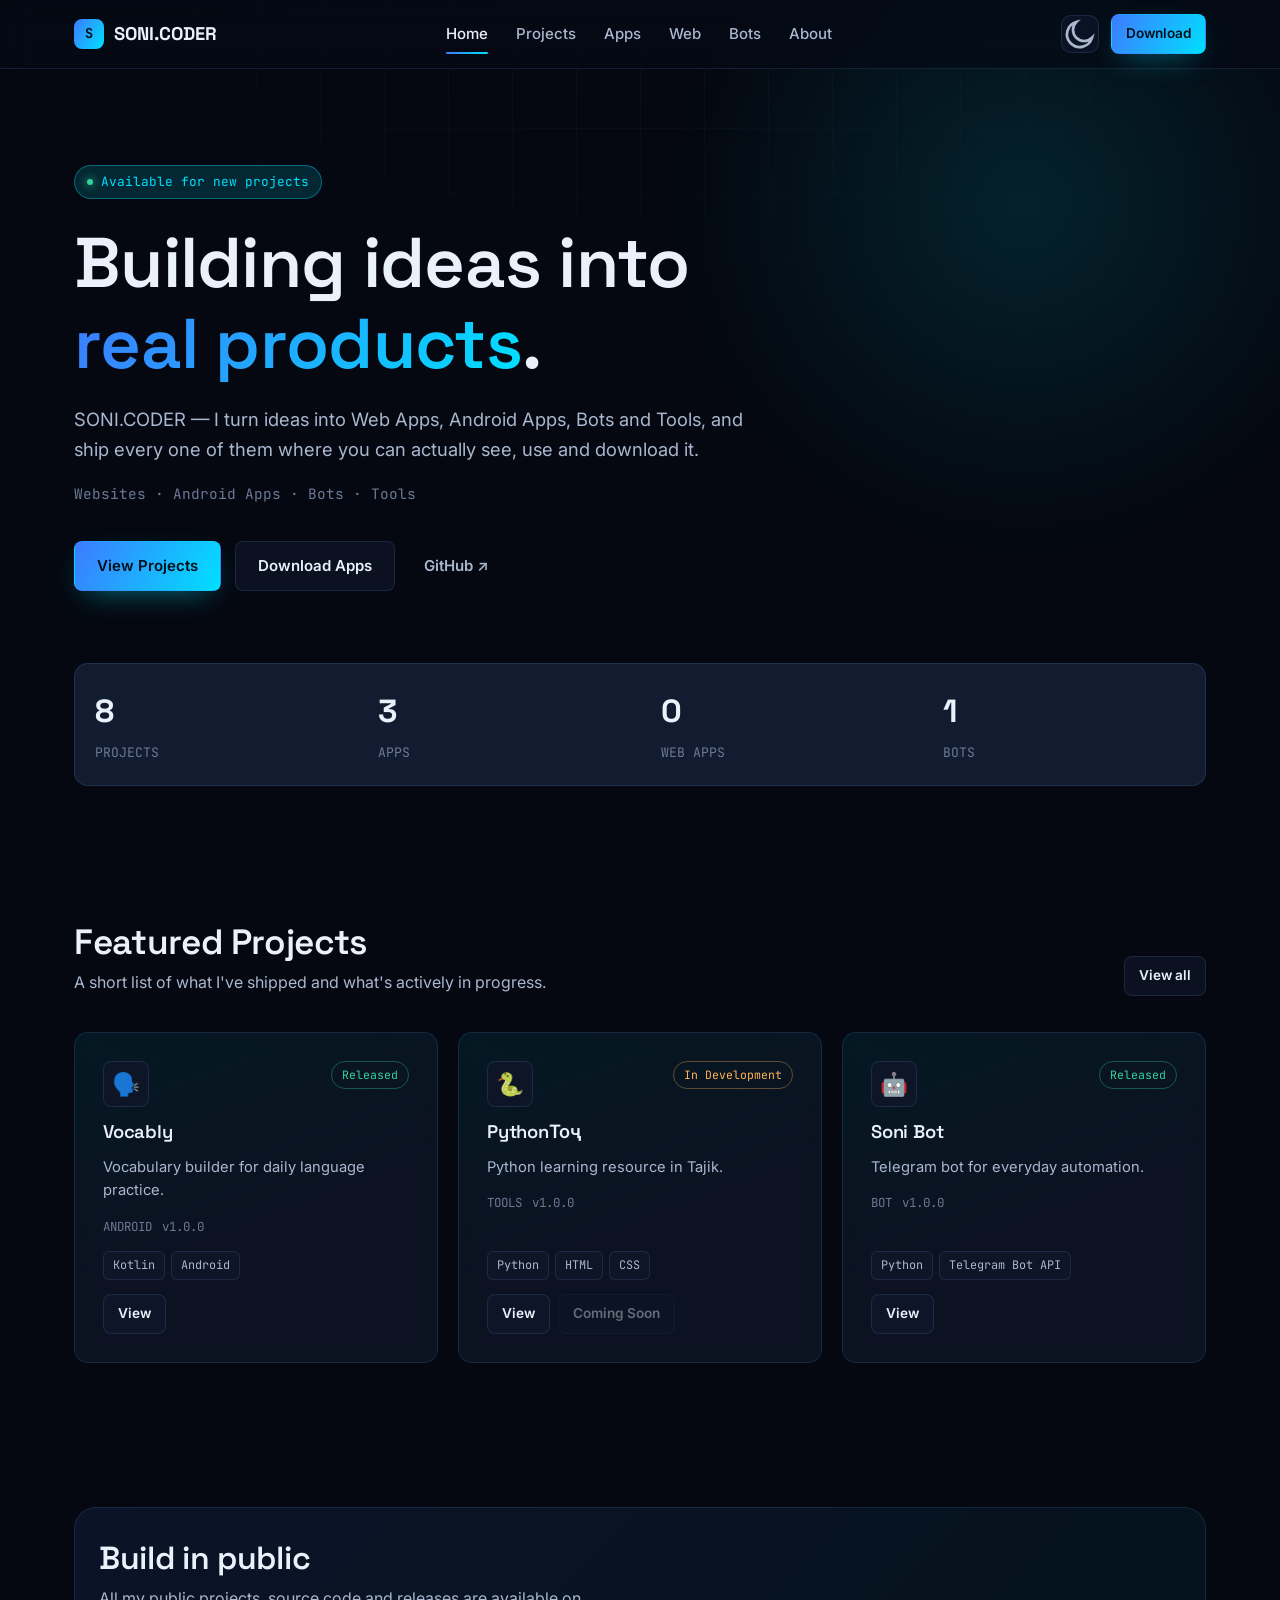
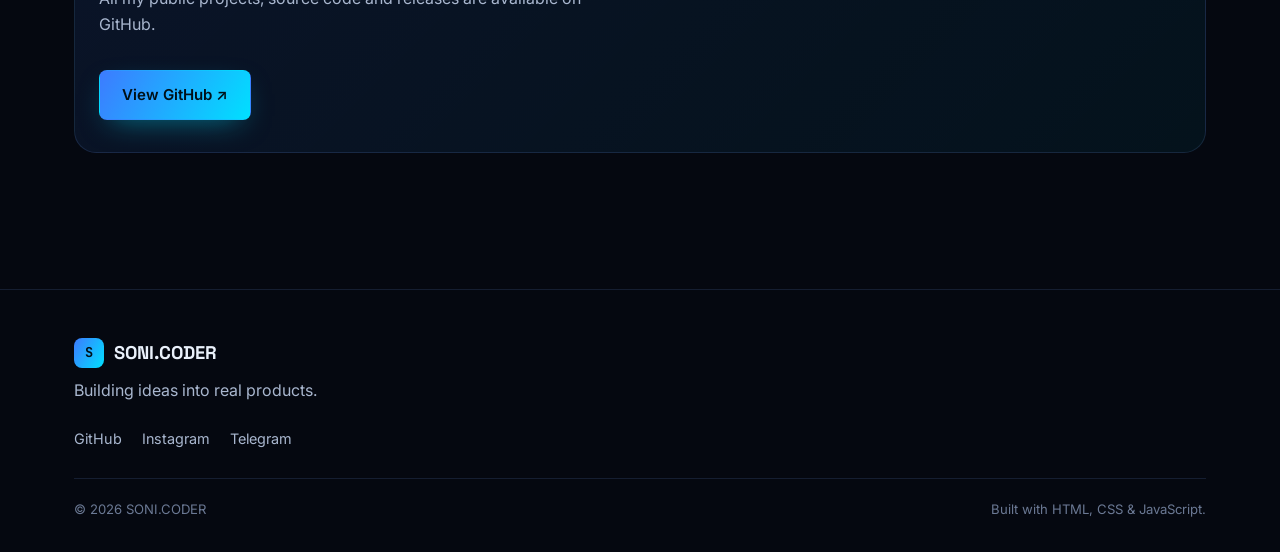
<file: index.html>
<!DOCTYPE html>
<html lang="en">
<head>
<meta charset="UTF-8">
<meta name="viewport" content="width=device-width, initial-scale=1.0">
<title>SONI.CODER — Developer Portfolio & Projects</title>
<meta name="description" content="SONI.CODER — Web Apps, Android Apps, Telegram Bots, Tools and Open Source Projects.">
<meta name="theme-color" content="#050810">

<meta property="og:type" content="website">
<meta property="og:title" content="SONI.CODER — Developer Portfolio & Projects">
<meta property="og:description" content="Web Apps, Android Apps, Telegram Bots, Tools and Open Source Projects — all in one place.">
<meta property="og:image" content="assets/logo/og-image.png">
<meta name="twitter:card" content="summary_large_image">
<meta name="twitter:title" content="SONI.CODER — Developer Portfolio & Projects">
<meta name="twitter:description" content="Web Apps, Android Apps, Telegram Bots, Tools and Open Source Projects — all in one place.">

<link rel="icon" href="assets/logo/favicon.svg" type="image/svg+xml">
<link rel="stylesheet" href="css/style.css">
<link rel="stylesheet" href="css/responsive.css">
</head>
<body>
<a class="skip-link" href="#main">Skip to content</a>

<header class="navbar">
  <div class="container">
    <a class="brand" href="index.html">
      <span class="brand-mark">S</span>
      SONI.CODER
    </a>
    <nav class="nav-links" aria-label="Primary">
      <a href="index.html" aria-current="page">Home</a>
      <a href="projects.html">Projects</a>
      <a href="apps.html">Apps</a>
      <a href="projects.html?category=web">Web</a>
      <a href="projects.html?category=bot">Bots</a>
      <a href="about.html">About</a>
    </nav>
    <div class="nav-actions">
      <button class="icon-btn" data-theme-toggle aria-label="Switch to light mode"></button>
      <a class="btn btn-primary btn-sm" href="apps.html">Download</a>
      <button class="nav-toggle" aria-label="Toggle menu" aria-expanded="false"><span></span><span></span><span></span></button>
    </div>
  </div>
</header>

<main id="main">

  <section class="hero">
    <div class="container">
      <span class="hero-eyebrow"><span class="dot"></span> Available for new projects</span>
      <h1>Building ideas into <span class="accent">real products</span>.</h1>
      <p class="hero-sub">SONI.CODER — I turn ideas into Web Apps, Android Apps, Bots and Tools, and ship every one of them where you can actually see, use and download it.</p>
      <p class="hero-tags">Websites · Android Apps · Bots · Tools</p>

      <div class="hero-actions">
        <a class="btn btn-primary" href="projects.html">View Projects</a>
        <a class="btn btn-outline" href="apps.html">Download Apps</a>
        <a class="btn btn-ghost" href="https://github.com/mahmadsoni7m" data-config-href="githubUrl" target="_blank" rel="noopener">GitHub ↗</a>
      </div>

      <div class="hero-stats" id="hero-stats" aria-label="Portfolio stats">
        <div class="stat"><div class="stat-num" data-stat="projects">0</div><div class="stat-label">PROJECTS</div></div>
        <div class="stat"><div class="stat-num" data-stat="apps">0</div><div class="stat-label">APPS</div></div>
        <div class="stat"><div class="stat-num" data-stat="web">0</div><div class="stat-label">WEB APPS</div></div>
        <div class="stat"><div class="stat-num" data-stat="bots">0</div><div class="stat-label">BOTS</div></div>
      </div>
    </div>
  </section>

  <section class="section">
    <div class="container">
      <div class="section-head reveal">
        <div>
          <h2>Featured Projects</h2>
          <p>A short list of what I've shipped and what's actively in progress.</p>
        </div>
        <a class="btn btn-outline btn-sm" href="projects.html">View all</a>
      </div>
      <div class="grid" id="featured-grid"></div>
    </div>
  </section>

  <section class="section">
    <div class="container">
      <div class="band reveal">
        <div>
          <h2>Build in public</h2>
          <p>All my public projects, source code and releases are available on GitHub.</p>
        </div>
        <a class="btn btn-primary" href="https://github.com/mahmadsoni7m" data-config-href="githubUrl" target="_blank" rel="noopener">View GitHub ↗</a>
      </div>
    </div>
  </section>

</main>

<footer class="site-footer">
  <div class="container">
    <div class="footer-top">
      <div>
        <a class="brand" href="index.html"><span class="brand-mark">S</span>SONI.CODER</a>
        <p class="text-muted" style="margin-top:10px; max-width:36ch;">Building ideas into real products.</p>
      </div>
      <nav class="footer-links" aria-label="Footer">
        <a href="https://github.com/mahmadsoni7m" data-config-href="githubUrl" target="_blank" rel="noopener">GitHub</a>
        <a href="https://instagram.com/soni.coder" data-config-href="instagram" target="_blank" rel="noopener">Instagram</a>
        <a href="#" data-config-href="telegram" target="_blank" rel="noopener">Telegram</a>
      </nav>
    </div>
    <div class="footer-bottom">
      <span>© <span data-year>2026</span> SONI.CODER</span>
      <span>Built with HTML, CSS &amp; JavaScript.</span>
    </div>
  </div>
</footer>

<script src="config.js"></script>
<script src="data/projects.js"></script>
<script src="js/projects.js"></script>
<script src="js/app.js"></script>
<script>
  document.addEventListener("DOMContentLoaded", () => {
    const projects = window.SoniProjects.all();
    const stats = window.SoniProjects.computeStats(projects);
    document.querySelectorAll("[data-stat]").forEach((el) => {
      el.textContent = stats[el.dataset.stat] ?? 0;
    });

    const featured = projects.filter((p) => p.featured).slice(0, 6);
    window.SoniProjects.renderInto(document.getElementById("featured-grid"), featured, {
      featured: true,
      emptyTitle: "No featured projects yet.",
      emptyHint: "Mark a project as featured in data/projects.js.",
    });
    if (window.SoniApp) window.SoniApp.refreshReveal();
  });
</script>
</body>
</html>
</file>
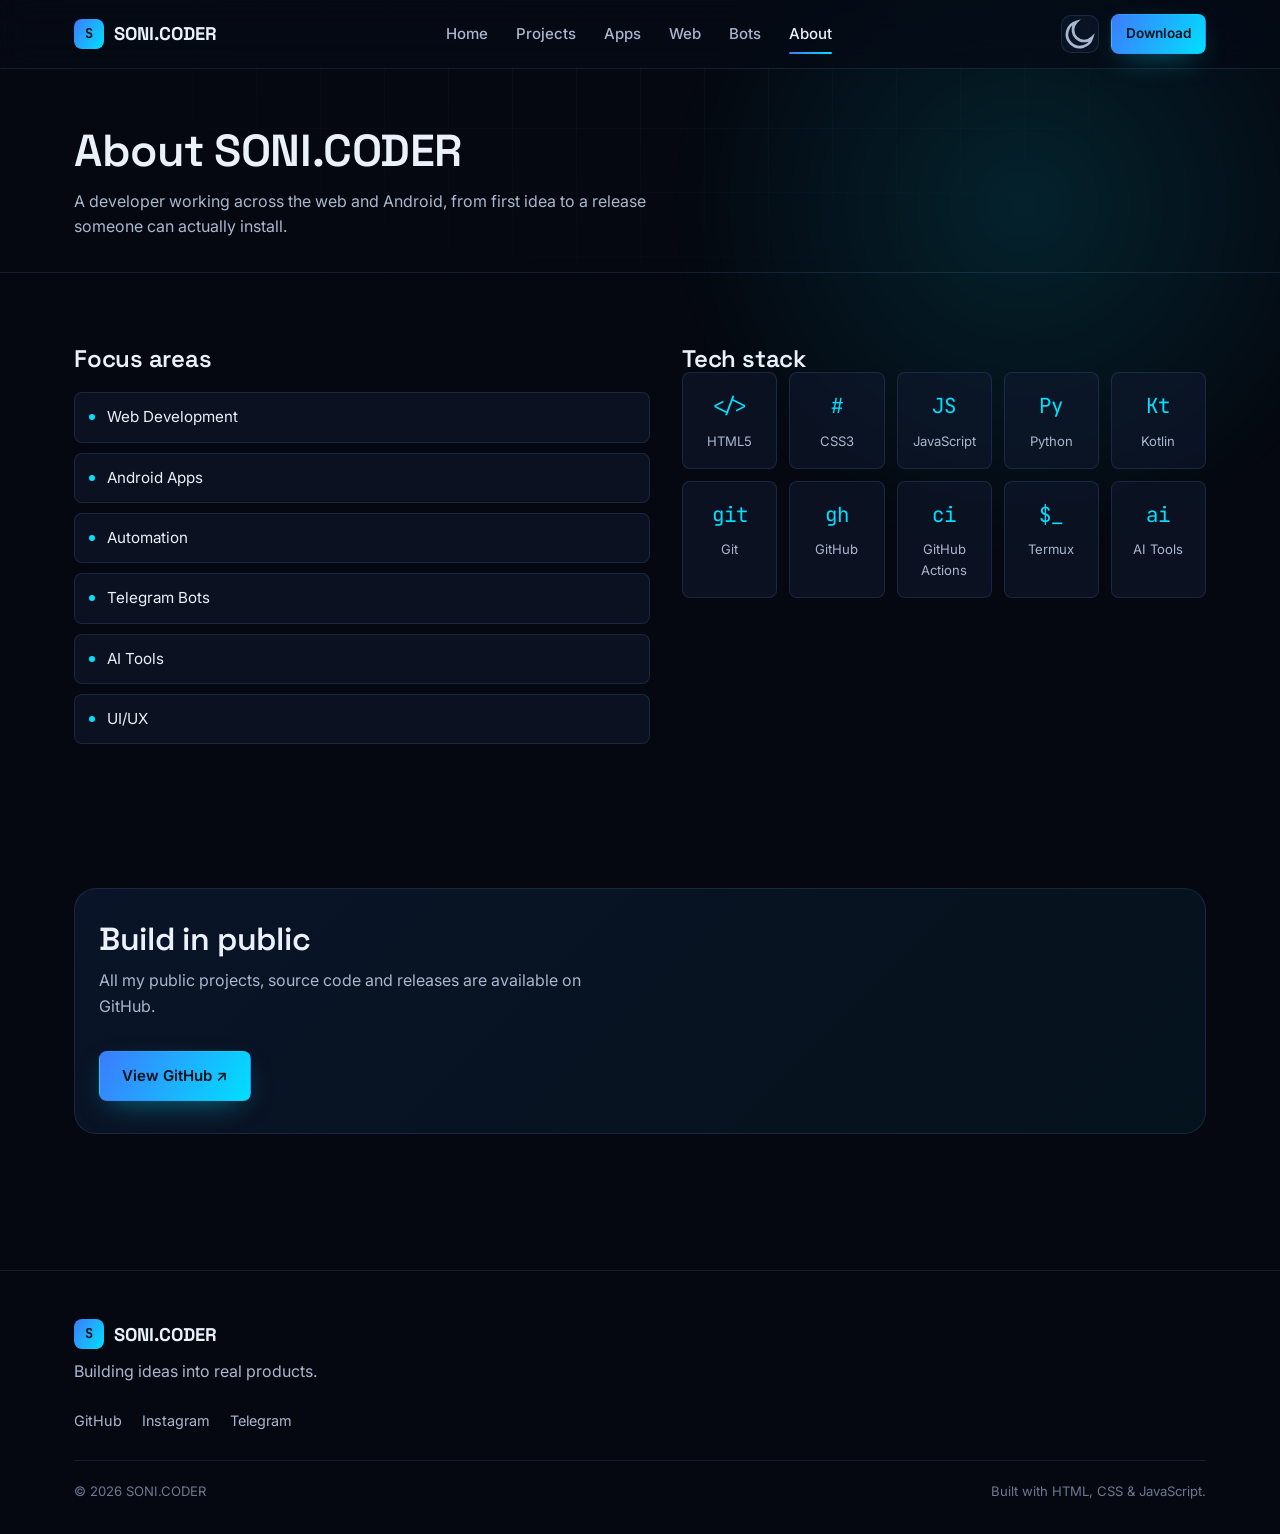
<file: about.html>
<!DOCTYPE html>
<html lang="en">
<head>
<meta charset="UTF-8">
<meta name="viewport" content="width=device-width, initial-scale=1.0">
<title>About — SONI.CODER</title>
<meta name="description" content="SONI.CODER is a developer focused on web development, Android apps, automation, Telegram bots, AI tools and UI/UX.">
<meta name="theme-color" content="#050810">
<link rel="icon" href="assets/logo/favicon.svg" type="image/svg+xml">
<link rel="stylesheet" href="css/style.css">
<link rel="stylesheet" href="css/responsive.css">
</head>
<body>
<a class="skip-link" href="#main">Skip to content</a>

<header class="navbar">
  <div class="container">
    <a class="brand" href="index.html"><span class="brand-mark">S</span>SONI.CODER</a>
    <nav class="nav-links" aria-label="Primary">
      <a href="index.html">Home</a>
      <a href="projects.html">Projects</a>
      <a href="apps.html">Apps</a>
      <a href="projects.html?category=web">Web</a>
      <a href="projects.html?category=bot">Bots</a>
      <a href="about.html" aria-current="page">About</a>
    </nav>
    <div class="nav-actions">
      <button class="icon-btn" data-theme-toggle aria-label="Switch to light mode"></button>
      <a class="btn btn-primary btn-sm" href="apps.html">Download</a>
      <button class="nav-toggle" aria-label="Toggle menu" aria-expanded="false"><span></span><span></span><span></span></button>
    </div>
  </div>
</header>

<main id="main">
  <div class="page-header">
    <div class="container">
      <h1>About SONI.CODER</h1>
      <p>A developer working across the web and Android, from first idea to a release someone can actually install.</p>
    </div>
  </div>

  <section class="section">
    <div class="container about-grid">
      <div class="reveal">
        <h2>Focus areas</h2>
        <div class="focus-list">
          <div class="focus-item"><span class="dot"></span> Web Development</div>
          <div class="focus-item"><span class="dot"></span> Android Apps</div>
          <div class="focus-item"><span class="dot"></span> Automation</div>
          <div class="focus-item"><span class="dot"></span> Telegram Bots</div>
          <div class="focus-item"><span class="dot"></span> AI Tools</div>
          <div class="focus-item"><span class="dot"></span> UI/UX</div>
        </div>
      </div>
      <div class="reveal">
        <h2>Tech stack</h2>
        <div class="tech-grid">
          <div class="tech-chip"><span class="glyph">&lt;/&gt;</span>HTML5</div>
          <div class="tech-chip"><span class="glyph">#</span>CSS3</div>
          <div class="tech-chip"><span class="glyph">JS</span>JavaScript</div>
          <div class="tech-chip"><span class="glyph">Py</span>Python</div>
          <div class="tech-chip"><span class="glyph">Kt</span>Kotlin</div>
          <div class="tech-chip"><span class="glyph">git</span>Git</div>
          <div class="tech-chip"><span class="glyph">gh</span>GitHub</div>
          <div class="tech-chip"><span class="glyph">ci</span>GitHub Actions</div>
          <div class="tech-chip"><span class="glyph">$_</span>Termux</div>
          <div class="tech-chip"><span class="glyph">ai</span>AI Tools</div>
        </div>
      </div>
    </div>
  </section>

  <section class="section">
    <div class="container">
      <div class="band reveal">
        <div>
          <h2>Build in public</h2>
          <p>All my public projects, source code and releases are available on GitHub.</p>
        </div>
        <a class="btn btn-primary" href="https://github.com/mahmadsoni7m" data-config-href="githubUrl" target="_blank" rel="noopener">View GitHub ↗</a>
      </div>
    </div>
  </section>
</main>

<footer class="site-footer">
  <div class="container">
    <div class="footer-top">
      <div>
        <a class="brand" href="index.html"><span class="brand-mark">S</span>SONI.CODER</a>
        <p class="text-muted" style="margin-top:10px; max-width:36ch;">Building ideas into real products.</p>
      </div>
      <nav class="footer-links" aria-label="Footer">
        <a href="https://github.com/mahmadsoni7m" data-config-href="githubUrl" target="_blank" rel="noopener">GitHub</a>
        <a href="https://instagram.com/soni.coder" data-config-href="instagram" target="_blank" rel="noopener">Instagram</a>
        <a href="#" data-config-href="telegram" target="_blank" rel="noopener">Telegram</a>
      </nav>
    </div>
    <div class="footer-bottom">
      <span>© <span data-year>2026</span> SONI.CODER</span>
      <span>Built with HTML, CSS &amp; JavaScript.</span>
    </div>
  </div>
</footer>

<script src="config.js"></script>
<script src="js/app.js"></script>
</body>
</html>
</file>
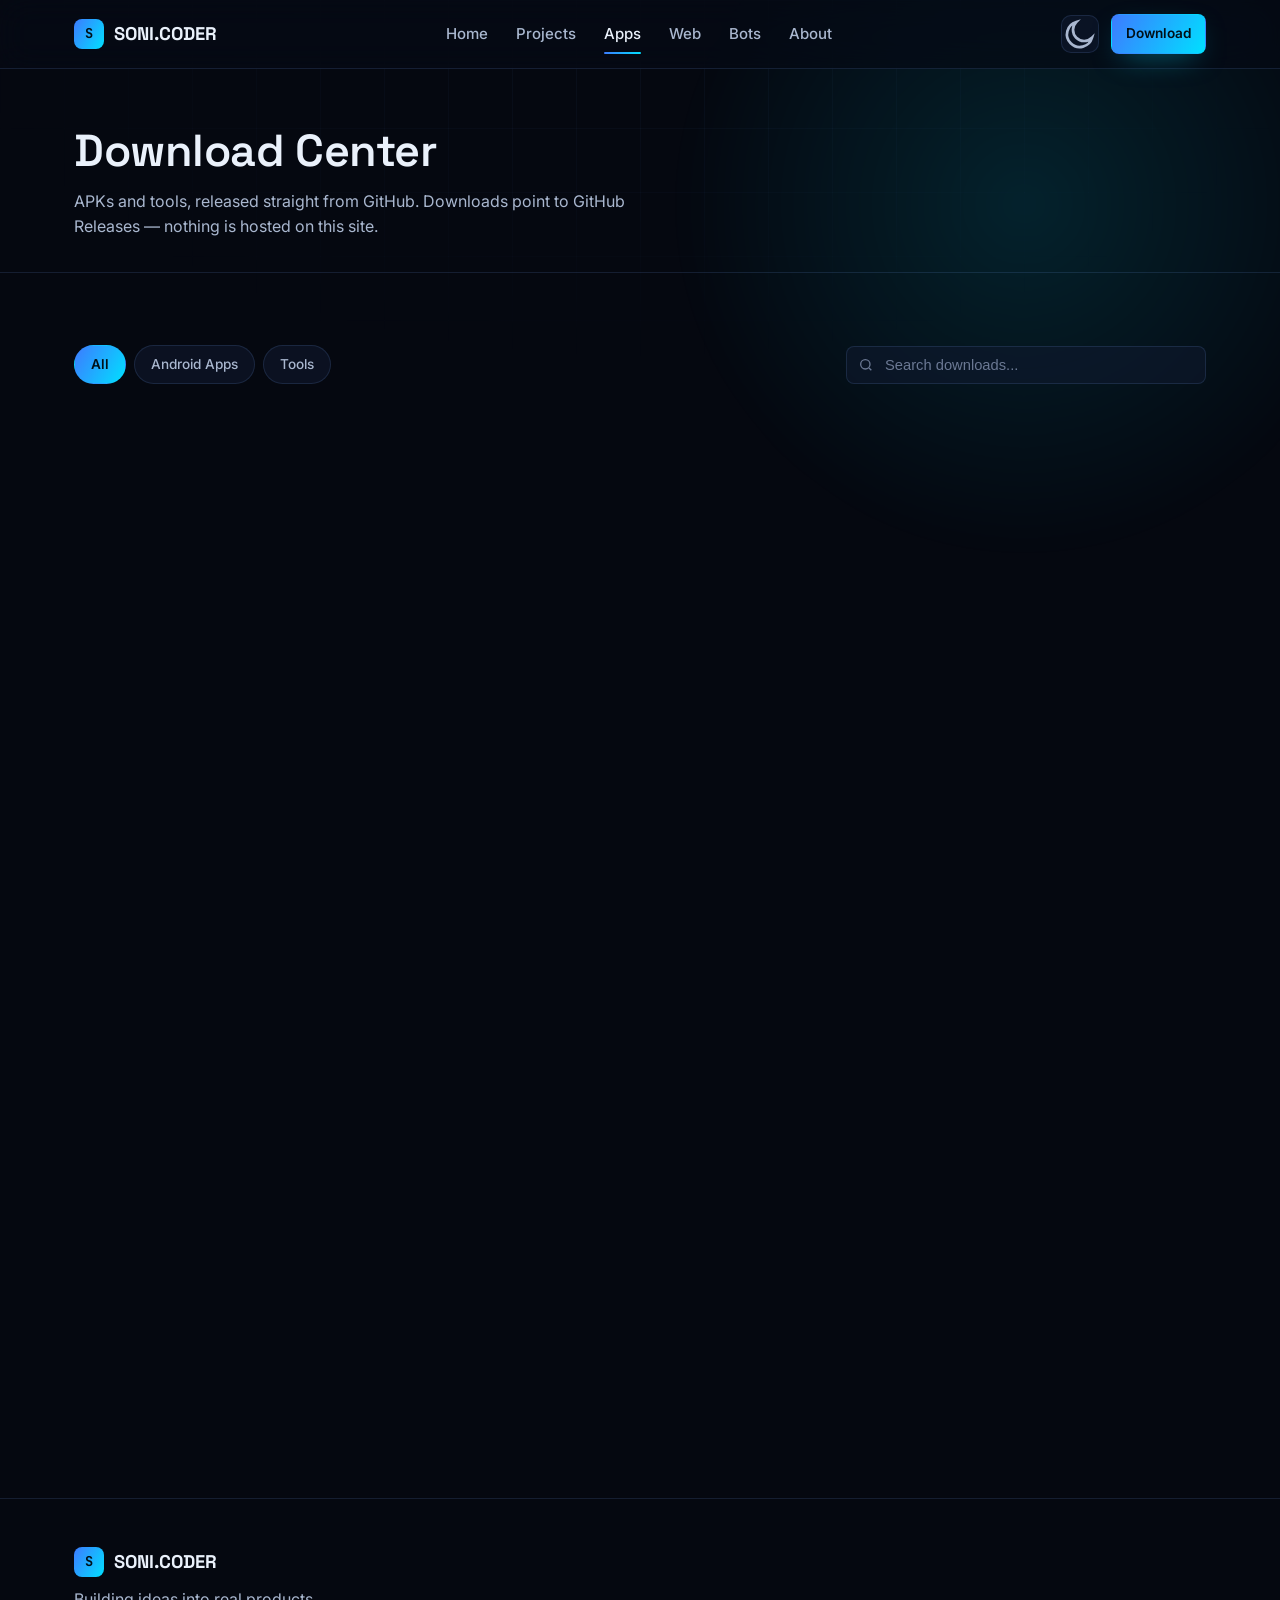
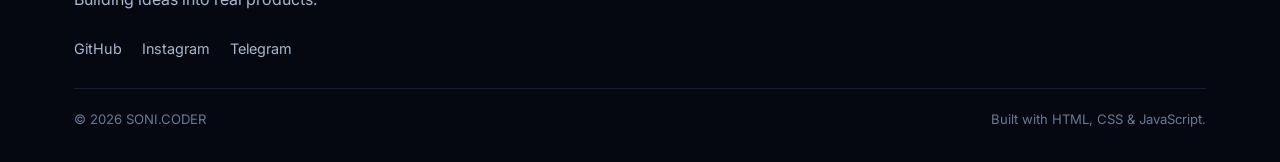
<file: apps.html>
<!DOCTYPE html>
<html lang="en">
<head>
<meta charset="UTF-8">
<meta name="viewport" content="width=device-width, initial-scale=1.0">
<title>Download Center — SONI.CODER</title>
<meta name="description" content="Download SONI.CODER Android apps and tools, pulled straight from GitHub Releases.">
<meta name="theme-color" content="#050810">
<link rel="icon" href="assets/logo/favicon.svg" type="image/svg+xml">
<link rel="stylesheet" href="css/style.css">
<link rel="stylesheet" href="css/responsive.css">
</head>
<body>
<a class="skip-link" href="#main">Skip to content</a>

<header class="navbar">
  <div class="container">
    <a class="brand" href="index.html"><span class="brand-mark">S</span>SONI.CODER</a>
    <nav class="nav-links" aria-label="Primary">
      <a href="index.html">Home</a>
      <a href="projects.html">Projects</a>
      <a href="apps.html" aria-current="page">Apps</a>
      <a href="projects.html?category=web">Web</a>
      <a href="projects.html?category=bot">Bots</a>
      <a href="about.html">About</a>
    </nav>
    <div class="nav-actions">
      <button class="icon-btn" data-theme-toggle aria-label="Switch to light mode"></button>
      <a class="btn btn-primary btn-sm" href="apps.html">Download</a>
      <button class="nav-toggle" aria-label="Toggle menu" aria-expanded="false"><span></span><span></span><span></span></button>
    </div>
  </div>
</header>

<main id="main">
  <div class="page-header">
    <div class="container">
      <h1>Download Center</h1>
      <p>APKs and tools, released straight from GitHub. Downloads point to GitHub Releases — nothing is hosted on this site.</p>
    </div>
  </div>

  <section class="section">
    <div class="container">
      <div class="toolbar">
        <div class="filters" id="apps-filter-root">
          <button class="filter-btn" data-filter="ALL" aria-pressed="true">All</button>
          <button class="filter-btn" data-filter="ANDROID" aria-pressed="false">Android Apps</button>
          <button class="filter-btn" data-filter="TOOL" aria-pressed="false">Tools</button>
        </div>
        <div class="search-box">
          <svg viewBox="0 0 24 24" fill="none" stroke="currentColor" stroke-width="2" aria-hidden="true"><circle cx="11" cy="11" r="7"/><path d="m20 20-3.5-3.5"/></svg>
          <label class="sr-only" for="apps-search">Search downloads</label>
          <input type="search" id="apps-search" placeholder="Search downloads...">
        </div>
      </div>
      <div class="grid" id="apps-grid"></div>
    </div>
  </section>
</main>

<footer class="site-footer">
  <div class="container">
    <div class="footer-top">
      <div>
        <a class="brand" href="index.html"><span class="brand-mark">S</span>SONI.CODER</a>
        <p class="text-muted" style="margin-top:10px; max-width:36ch;">Building ideas into real products.</p>
      </div>
      <nav class="footer-links" aria-label="Footer">
        <a href="https://github.com/mahmadsoni7m" data-config-href="githubUrl" target="_blank" rel="noopener">GitHub</a>
        <a href="https://instagram.com/soni.coder" data-config-href="instagram" target="_blank" rel="noopener">Instagram</a>
        <a href="#" data-config-href="telegram" target="_blank" rel="noopener">Telegram</a>
      </nav>
    </div>
    <div class="footer-bottom">
      <span>© <span data-year>2026</span> SONI.CODER</span>
      <span>Built with HTML, CSS &amp; JavaScript.</span>
    </div>
  </div>
</footer>

<script src="config.js"></script>
<script src="data/projects.js"></script>
<script src="js/projects.js"></script>
<script src="js/app.js"></script>
<script>
  document.addEventListener("DOMContentLoaded", () => {
    // Download Center only lists downloadable categories.
    const downloadable = window.SoniProjects.all().filter((p) => p.category === "Android" || p.category === "Tool");
    const grid = document.getElementById("apps-grid");

    window.SoniProjects.initToolbar({
      container: grid,
      filterRoot: document.getElementById("apps-filter-root"),
      searchInput: document.getElementById("apps-search"),
      projects: downloadable,
      emptyTitle: "No downloads found.",
      emptyHint: "No apps match your search.",
    });

    const observer = new MutationObserver(() => window.SoniApp && window.SoniApp.refreshReveal());
    observer.observe(grid, { childList: true });
  });
</script>
</body>
</html>
</file>
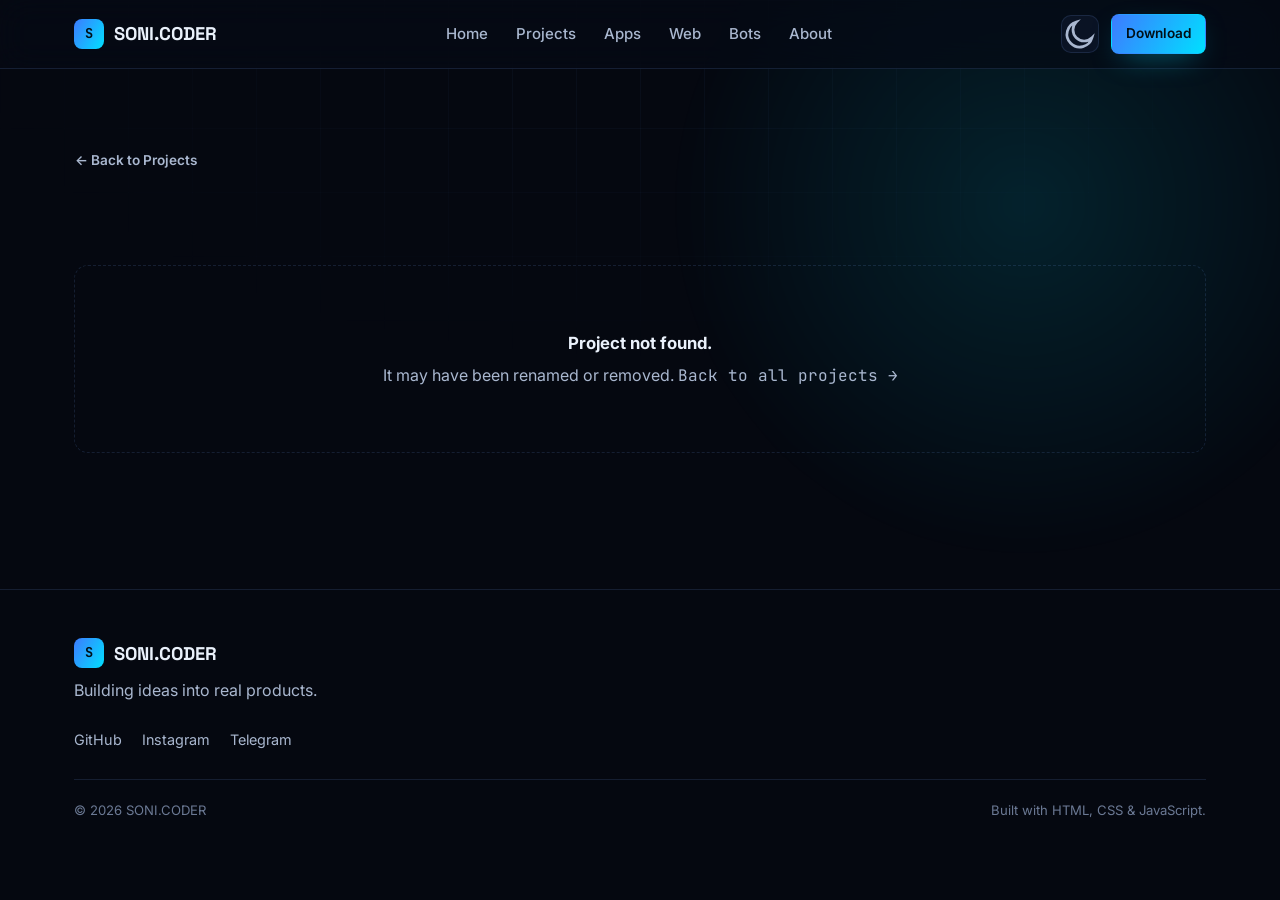
<file: project.html>
<!DOCTYPE html>
<html lang="en">
<head>
<meta charset="UTF-8">
<meta name="viewport" content="width=device-width, initial-scale=1.0">
<title>Project — SONI.CODER</title>
<meta name="description" content="Project details, source code, releases and downloads.">
<meta name="theme-color" content="#050810">
<link rel="icon" href="assets/logo/favicon.svg" type="image/svg+xml">
<link rel="stylesheet" href="css/style.css">
<link rel="stylesheet" href="css/responsive.css">
</head>
<body>
<a class="skip-link" href="#main">Skip to content</a>

<header class="navbar">
  <div class="container">
    <a class="brand" href="index.html"><span class="brand-mark">S</span>SONI.CODER</a>
    <nav class="nav-links" aria-label="Primary">
      <a href="index.html">Home</a>
      <a href="projects.html">Projects</a>
      <a href="apps.html">Apps</a>
      <a href="projects.html?category=web">Web</a>
      <a href="projects.html?category=bot">Bots</a>
      <a href="about.html">About</a>
    </nav>
    <div class="nav-actions">
      <button class="icon-btn" data-theme-toggle aria-label="Switch to light mode"></button>
      <a class="btn btn-primary btn-sm" href="apps.html">Download</a>
      <button class="nav-toggle" aria-label="Toggle menu" aria-expanded="false"><span></span><span></span><span></span></button>
    </div>
  </div>
</header>

<main id="main">
  <div class="section" style="padding-bottom:0;">
    <div class="container">
      <a class="btn btn-ghost btn-sm" href="projects.html" style="padding-left:0; margin-bottom:12px;">← Back to Projects</a>
    </div>
  </div>

  <section class="section">
    <div class="container" id="project-detail">
      <!-- Rendered by js/project-details.js -->
    </div>
  </section>
</main>

<footer class="site-footer">
  <div class="container">
    <div class="footer-top">
      <div>
        <a class="brand" href="index.html"><span class="brand-mark">S</span>SONI.CODER</a>
        <p class="text-muted" style="margin-top:10px; max-width:36ch;">Building ideas into real products.</p>
      </div>
      <nav class="footer-links" aria-label="Footer">
        <a href="https://github.com/mahmadsoni7m" data-config-href="githubUrl" target="_blank" rel="noopener">GitHub</a>
        <a href="https://instagram.com/soni.coder" data-config-href="instagram" target="_blank" rel="noopener">Instagram</a>
        <a href="#" data-config-href="telegram" target="_blank" rel="noopener">Telegram</a>
      </nav>
    </div>
    <div class="footer-bottom">
      <span>© <span data-year>2026</span> SONI.CODER</span>
      <span>Built with HTML, CSS &amp; JavaScript.</span>
    </div>
  </div>
</footer>

<script src="config.js"></script>
<script src="data/projects.js"></script>
<script src="js/projects.js"></script>
<script src="js/github.js"></script>
<script src="js/app.js"></script>
<script src="js/project-details.js"></script>
</body>
</html>
</file>
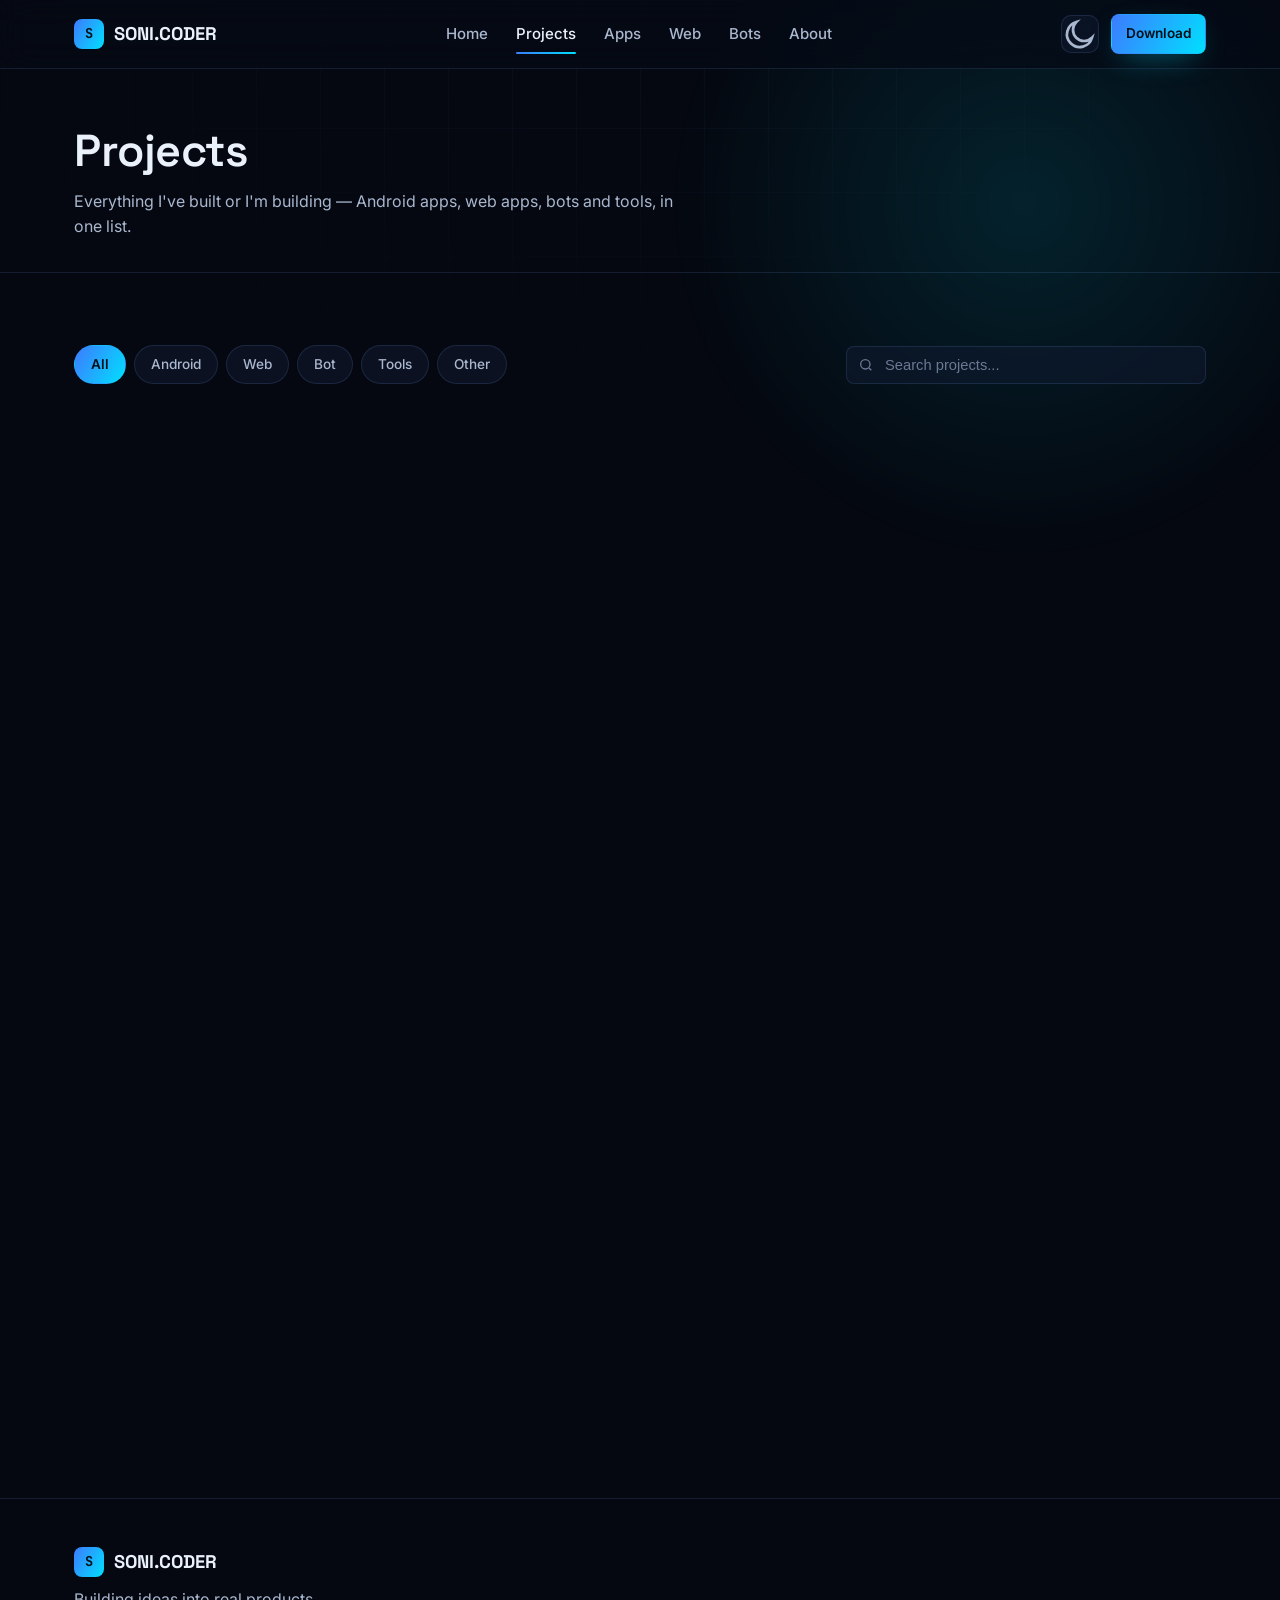
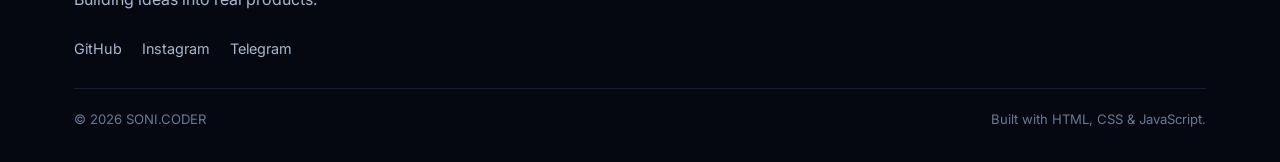
<file: projects.html>
<!DOCTYPE html>
<html lang="en">
<head>
<meta charset="UTF-8">
<meta name="viewport" content="width=device-width, initial-scale=1.0">
<title>Projects — SONI.CODER</title>
<meta name="description" content="Browse every SONI.CODER project — Android apps, web apps, bots and tools — with source, demos and downloads.">
<meta name="theme-color" content="#050810">
<link rel="icon" href="assets/logo/favicon.svg" type="image/svg+xml">
<link rel="stylesheet" href="css/style.css">
<link rel="stylesheet" href="css/responsive.css">
</head>
<body>
<a class="skip-link" href="#main">Skip to content</a>

<header class="navbar">
  <div class="container">
    <a class="brand" href="index.html"><span class="brand-mark">S</span>SONI.CODER</a>
    <nav class="nav-links" aria-label="Primary">
      <a href="index.html">Home</a>
      <a href="projects.html" aria-current="page">Projects</a>
      <a href="apps.html">Apps</a>
      <a href="projects.html?category=web">Web</a>
      <a href="projects.html?category=bot">Bots</a>
      <a href="about.html">About</a>
    </nav>
    <div class="nav-actions">
      <button class="icon-btn" data-theme-toggle aria-label="Switch to light mode"></button>
      <a class="btn btn-primary btn-sm" href="apps.html">Download</a>
      <button class="nav-toggle" aria-label="Toggle menu" aria-expanded="false"><span></span><span></span><span></span></button>
    </div>
  </div>
</header>

<main id="main">
  <div class="page-header">
    <div class="container">
      <h1>Projects</h1>
      <p>Everything I've built or I'm building — Android apps, web apps, bots and tools, in one list.</p>
    </div>
  </div>

  <section class="section">
    <div class="container">
      <div class="toolbar">
        <div class="filters" id="filter-root">
          <button class="filter-btn" data-filter="ALL" aria-pressed="true">All</button>
          <button class="filter-btn" data-filter="ANDROID" aria-pressed="false">Android</button>
          <button class="filter-btn" data-filter="WEB" aria-pressed="false">Web</button>
          <button class="filter-btn" data-filter="BOT" aria-pressed="false">Bot</button>
          <button class="filter-btn" data-filter="TOOL" aria-pressed="false">Tools</button>
          <button class="filter-btn" data-filter="OTHER" aria-pressed="false">Other</button>
        </div>
        <div class="search-box">
          <svg viewBox="0 0 24 24" fill="none" stroke="currentColor" stroke-width="2" aria-hidden="true"><circle cx="11" cy="11" r="7"/><path d="m20 20-3.5-3.5"/></svg>
          <label class="sr-only" for="project-search">Search projects</label>
          <input type="search" id="project-search" placeholder="Search projects...">
        </div>
      </div>
      <div class="grid" id="projects-grid"></div>
    </div>
  </section>
</main>

<footer class="site-footer">
  <div class="container">
    <div class="footer-top">
      <div>
        <a class="brand" href="index.html"><span class="brand-mark">S</span>SONI.CODER</a>
        <p class="text-muted" style="margin-top:10px; max-width:36ch;">Building ideas into real products.</p>
      </div>
      <nav class="footer-links" aria-label="Footer">
        <a href="https://github.com/mahmadsoni7m" data-config-href="githubUrl" target="_blank" rel="noopener">GitHub</a>
        <a href="https://instagram.com/soni.coder" data-config-href="instagram" target="_blank" rel="noopener">Instagram</a>
        <a href="#" data-config-href="telegram" target="_blank" rel="noopener">Telegram</a>
      </nav>
    </div>
    <div class="footer-bottom">
      <span>© <span data-year>2026</span> SONI.CODER</span>
      <span>Built with HTML, CSS &amp; JavaScript.</span>
    </div>
  </div>
</footer>

<script src="config.js"></script>
<script src="data/projects.js"></script>
<script src="js/projects.js"></script>
<script src="js/app.js"></script>
<script>
  document.addEventListener("DOMContentLoaded", () => {
    const projects = window.SoniProjects.all();
    const grid = document.getElementById("projects-grid");
    const filterRoot = document.getElementById("filter-root");
    const searchInput = document.getElementById("project-search");

    // Support linking straight to a category, e.g. projects.html?category=bot
    const presetCategory = new URLSearchParams(location.search).get("category");
    if (presetCategory) {
      const target = filterRoot.querySelector(`[data-filter="${presetCategory.toUpperCase()}"]`);
      if (target) {
        filterRoot.querySelectorAll(".filter-btn").forEach((b) => b.setAttribute("aria-pressed", "false"));
        target.setAttribute("aria-pressed", "true");
      }
    }

    window.SoniProjects.initToolbar({
      container: grid,
      filterRoot,
      searchInput,
      projects,
      emptyTitle: "No projects found.",
      emptyHint: "No projects match your search.",
    });

    // Re-run reveal binding whenever the grid content changes.
    const observer = new MutationObserver(() => window.SoniApp && window.SoniApp.refreshReveal());
    observer.observe(grid, { childList: true });
  });
</script>
</body>
</html>
</file>
<file: css/style.css>
/* =========================================================
   SONI.CODER — Core Stylesheet
   Design language: dark cyber / circuit-glass
   ========================================================= */

@import url("https://fonts.googleapis.com/css2?family=Space+Grotesk:wght@400;500;600;700&family=Inter:wght@400;500;600&family=JetBrains+Mono:wght@400;500&display=swap");

:root {
  /* --- Color tokens --- */
  --bg-0: #050810;
  --bg-1: #0a1020;
  --bg-2: #0e1526;
  --surface: rgba(18, 27, 48, 0.55);
  --surface-solid: #0f1626;
  --border: rgba(120, 170, 255, 0.14);
  --border-strong: rgba(0, 224, 255, 0.35);

  --text-0: #eaf1fb;
  --text-1: #a9b7cf;
  --text-2: #6b7994;

  --accent-blue: #3d7bff;
  --accent-cyan: #00e0ff;
  --accent-cyan-dim: rgba(0, 224, 255, 0.15);
  --accent-gradient: linear-gradient(120deg, var(--accent-blue), var(--accent-cyan));

  --success: #35d399;
  --warn: #ffb454;

  /* --- Type --- */
  --font-display: "Space Grotesk", "Inter", sans-serif;
  --font-body: "Inter", -apple-system, BlinkMacSystemFont, sans-serif;
  --font-mono: "JetBrains Mono", ui-monospace, monospace;

  /* --- Layout --- */
  --container: 1180px;
  --radius-s: 8px;
  --radius-m: 14px;
  --radius-l: 22px;

  --shadow-glow: 0 0 0 1px var(--border), 0 20px 60px -20px rgba(0, 224, 255, 0.15);
}

[data-theme="light"] {
  --bg-0: #f4f7fb;
  --bg-1: #ffffff;
  --bg-2: #eef2f8;
  --surface: rgba(255, 255, 255, 0.7);
  --surface-solid: #ffffff;
  --border: rgba(20, 40, 80, 0.1);
  --border-strong: rgba(0, 120, 200, 0.3);
  --text-0: #0d1420;
  --text-1: #3b465c;
  --text-2: #6b7994;
  --accent-cyan-dim: rgba(0, 150, 200, 0.1);
}

/* --- Reset --- */
* { margin: 0; padding: 0; box-sizing: border-box; }

html { scroll-behavior: smooth; }

@media (prefers-reduced-motion: reduce) {
  html { scroll-behavior: auto; }
  *, *::before, *::after {
    animation-duration: 0.001ms !important;
    animation-iteration-count: 1 !important;
    transition-duration: 0.001ms !important;
    scroll-behavior: auto !important;
  }
}

body {
  background: var(--bg-0);
  color: var(--text-0);
  font-family: var(--font-body);
  line-height: 1.6;
  min-height: 100vh;
  position: relative;
  overflow-x: hidden;
}

/* Ambient circuit-grid backdrop */
body::before {
  content: "";
  position: fixed;
  inset: 0;
  z-index: -2;
  background-image:
    linear-gradient(var(--border) 1px, transparent 1px),
    linear-gradient(90deg, var(--border) 1px, transparent 1px);
  background-size: 64px 64px;
  opacity: 0.35;
  mask-image: radial-gradient(ellipse 80% 60% at 50% 0%, black 10%, transparent 70%);
}

body::after {
  content: "";
  position: fixed;
  top: -20%;
  right: -10%;
  z-index: -1;
  width: 60vw;
  height: 60vw;
  background: radial-gradient(circle, rgba(0, 224, 255, 0.12), transparent 65%);
  filter: blur(10px);
}

img { max-width: 100%; display: block; }
a { color: inherit; text-decoration: none; }
ul { list-style: none; }
button { font: inherit; cursor: pointer; }

h1, h2, h3, h4 {
  font-family: var(--font-display);
  font-weight: 600;
  letter-spacing: -0.01em;
  line-height: 1.15;
}

:focus-visible {
  outline: 2px solid var(--accent-cyan);
  outline-offset: 3px;
  border-radius: 4px;
}

.container {
  max-width: var(--container);
  margin-inline: auto;
  padding-inline: 24px;
}

.skip-link {
  position: absolute;
  left: -999px;
  top: 0;
  background: var(--accent-cyan);
  color: #00111a;
  padding: 10px 16px;
  border-radius: 0 0 8px 0;
  z-index: 999;
  font-weight: 600;
}
.skip-link:focus { left: 0; }

/* =========================================================
   Navbar
   ========================================================= */
.navbar {
  position: sticky;
  top: 0;
  z-index: 100;
  backdrop-filter: blur(16px) saturate(140%);
  background: rgba(6, 10, 20, 0.72);
  border-bottom: 1px solid var(--border);
}
[data-theme="light"] .navbar { background: rgba(255, 255, 255, 0.78); }

.navbar .container {
  display: flex;
  align-items: center;
  justify-content: space-between;
  height: 68px;
}

.brand {
  font-family: var(--font-display);
  font-weight: 700;
  font-size: 1.15rem;
  display: flex;
  align-items: center;
  gap: 10px;
}
.brand-mark {
  width: 30px;
  height: 30px;
  border-radius: 8px;
  background: var(--accent-gradient);
  display: grid;
  place-items: center;
  color: #001018;
  font-family: var(--font-mono);
  font-weight: 700;
  font-size: 0.85rem;
}

.nav-links {
  display: flex;
  align-items: center;
  gap: 28px;
}
.nav-links a {
  color: var(--text-1);
  font-size: 0.94rem;
  font-weight: 500;
  position: relative;
  padding: 6px 0;
  transition: color 0.2s ease;
}
.nav-links a:hover,
.nav-links a[aria-current="page"] { color: var(--text-0); }
.nav-links a[aria-current="page"]::after {
  content: "";
  position: absolute;
  left: 0; right: 0; bottom: -2px;
  height: 2px;
  background: var(--accent-gradient);
  border-radius: 2px;
}

.nav-actions { display: flex; align-items: center; gap: 12px; }

.icon-btn {
  width: 38px;
  height: 38px;
  display: grid;
  place-items: center;
  border-radius: 10px;
  border: 1px solid var(--border);
  background: var(--surface);
  color: var(--text-1);
  transition: border-color 0.2s ease, color 0.2s ease;
}
.icon-btn:hover { border-color: var(--border-strong); color: var(--text-0); }

.nav-toggle {
  display: none;
  width: 38px; height: 38px;
  border-radius: 10px;
  border: 1px solid var(--border);
  background: var(--surface);
  flex-direction: column;
  align-items: center;
  justify-content: center;
  gap: 4px;
}
.nav-toggle span {
  width: 18px; height: 2px;
  background: var(--text-0);
  border-radius: 2px;
  transition: transform 0.25s ease, opacity 0.25s ease;
}
.nav-toggle[aria-expanded="true"] span:nth-child(1) { transform: translateY(6px) rotate(45deg); }
.nav-toggle[aria-expanded="true"] span:nth-child(2) { opacity: 0; }
.nav-toggle[aria-expanded="true"] span:nth-child(3) { transform: translateY(-6px) rotate(-45deg); }

/* =========================================================
   Buttons
   ========================================================= */
.btn {
  display: inline-flex;
  align-items: center;
  justify-content: center;
  gap: 8px;
  padding: 12px 22px;
  border-radius: var(--radius-s);
  font-weight: 600;
  font-size: 0.94rem;
  border: 1px solid transparent;
  transition: transform 0.18s ease, box-shadow 0.18s ease, border-color 0.18s ease, background 0.18s ease;
  white-space: nowrap;
}
.btn:active { transform: translateY(1px); }

.btn-primary {
  background: var(--accent-gradient);
  color: #001018;
  box-shadow: 0 10px 30px -12px rgba(0, 224, 255, 0.55);
}
.btn-primary:hover { box-shadow: 0 14px 36px -12px rgba(0, 224, 255, 0.75); }

.btn-outline {
  background: var(--surface);
  border-color: var(--border);
  color: var(--text-0);
}
.btn-outline:hover { border-color: var(--border-strong); }

.btn-ghost {
  background: transparent;
  color: var(--text-1);
  border-color: transparent;
  padding: 12px 14px;
}
.btn-ghost:hover { color: var(--text-0); }

.btn-sm { padding: 8px 14px; font-size: 0.85rem; }
.btn[disabled], .btn.is-disabled {
  opacity: 0.4;
  pointer-events: none;
}
.btn svg { width: 16px; height: 16px; flex-shrink: 0; }

/* =========================================================
   Hero
   ========================================================= */
.hero {
  padding: 96px 0 64px;
  position: relative;
}
.hero-eyebrow {
  display: inline-flex;
  align-items: center;
  gap: 8px;
  font-family: var(--font-mono);
  font-size: 0.8rem;
  color: var(--accent-cyan);
  background: var(--accent-cyan-dim);
  border: 1px solid var(--border-strong);
  padding: 6px 12px;
  border-radius: 999px;
  margin-bottom: 24px;
}
.hero-eyebrow .dot {
  width: 6px; height: 6px; border-radius: 50%;
  background: var(--success);
  box-shadow: 0 0 8px var(--success);
}

.hero h1 {
  font-size: clamp(2.6rem, 6vw, 4.4rem);
  max-width: 16ch;
}
.hero h1 .accent {
  background: var(--accent-gradient);
  -webkit-background-clip: text;
  background-clip: text;
  color: transparent;
}

.hero-sub {
  margin-top: 20px;
  font-size: 1.15rem;
  color: var(--text-1);
  max-width: 56ch;
}

.hero-tags {
  margin-top: 18px;
  color: var(--text-2);
  font-family: var(--font-mono);
  font-size: 0.9rem;
}

.hero-actions {
  display: flex;
  flex-wrap: wrap;
  gap: 14px;
  margin-top: 36px;
}

.hero-stats {
  margin-top: 72px;
  display: grid;
  grid-template-columns: repeat(4, 1fr);
  gap: 1px;
  background: var(--border);
  border: 1px solid var(--border);
  border-radius: var(--radius-m);
  overflow: hidden;
}
.stat {
  background: var(--surface);
  padding: 22px 20px;
  text-align: left;
}
.stat-num {
  font-family: var(--font-display);
  font-size: 2rem;
  font-weight: 700;
}
.stat-label {
  margin-top: 4px;
  color: var(--text-2);
  font-size: 0.82rem;
  font-family: var(--font-mono);
}

/* =========================================================
   Section scaffolding
   ========================================================= */
.section { padding: 72px 0; }
.section-head {
  display: flex;
  align-items: flex-end;
  justify-content: space-between;
  gap: 24px;
  margin-bottom: 36px;
  flex-wrap: wrap;
}
.section-head h2 { font-size: clamp(1.6rem, 3vw, 2.2rem); }
.section-head p { color: var(--text-1); margin-top: 8px; max-width: 60ch; }

.page-header {
  padding: 56px 0 32px;
  border-bottom: 1px solid var(--border);
}
.page-header h1 { font-size: clamp(2rem, 4vw, 2.8rem); }
.page-header p { color: var(--text-1); margin-top: 12px; max-width: 60ch; }

/* =========================================================
   Cards
   ========================================================= */
.grid {
  display: grid;
  grid-template-columns: repeat(3, 1fr);
  gap: 20px;
}

.card {
  background: var(--surface);
  border: 1px solid var(--border);
  border-radius: var(--radius-m);
  padding: 22px;
  display: flex;
  flex-direction: column;
  gap: 14px;
  backdrop-filter: blur(10px);
  transition: border-color 0.2s ease, transform 0.2s ease, box-shadow 0.2s ease;
  min-width: 0;
}
.card:hover {
  border-color: var(--border-strong);
  transform: translateY(-3px);
  box-shadow: var(--shadow-glow);
}

.card-top {
  display: flex;
  align-items: flex-start;
  justify-content: space-between;
  gap: 12px;
}
.card-icon {
  width: 46px; height: 46px;
  border-radius: var(--radius-s);
  background: var(--bg-2);
  border: 1px solid var(--border);
  display: grid;
  place-items: center;
  font-size: 1.4rem;
}
.status-pill {
  font-family: var(--font-mono);
  font-size: 0.72rem;
  padding: 4px 10px;
  border-radius: 999px;
  border: 1px solid var(--border);
  color: var(--text-2);
  white-space: nowrap;
}
.status-pill[data-status="Released"] { color: var(--success); border-color: rgba(53, 211, 153, 0.35); }
.status-pill[data-status="In Development"] { color: var(--warn); border-color: rgba(255, 180, 84, 0.35); }

.card h3 { font-size: 1.15rem; }
.card-tagline { color: var(--text-1); font-size: 0.92rem; }

.card-meta {
  display: flex;
  gap: 10px;
  font-family: var(--font-mono);
  font-size: 0.78rem;
  color: var(--text-2);
}

.badges { display: flex; flex-wrap: wrap; gap: 6px; margin-top: auto; }
.badge {
  font-size: 0.74rem;
  padding: 4px 9px;
  border-radius: 6px;
  background: var(--bg-2);
  border: 1px solid var(--border);
  color: var(--text-1);
  font-family: var(--font-mono);
}

.card-actions { display: flex; flex-wrap: wrap; gap: 8px; }

.card.featured {
  grid-column: span 1;
  padding: 28px;
  background: linear-gradient(160deg, rgba(0, 224, 255, 0.08), var(--surface) 55%);
}

/* =========================================================
   Filters / search
   ========================================================= */
.toolbar {
  display: flex;
  flex-wrap: wrap;
  gap: 14px;
  align-items: center;
  justify-content: space-between;
  margin-bottom: 28px;
}
.filters { display: flex; flex-wrap: wrap; gap: 8px; }
.filter-btn {
  padding: 8px 16px;
  border-radius: 999px;
  border: 1px solid var(--border);
  background: var(--surface);
  color: var(--text-1);
  font-size: 0.85rem;
  font-weight: 500;
  transition: all 0.18s ease;
}
.filter-btn:hover { border-color: var(--border-strong); color: var(--text-0); }
.filter-btn[aria-pressed="true"] {
  background: var(--accent-gradient);
  color: #001018;
  border-color: transparent;
  font-weight: 600;
}

.search-box {
  position: relative;
  min-width: 240px;
  flex: 1 1 260px;
  max-width: 360px;
}
.search-box input {
  width: 100%;
  padding: 10px 14px 10px 38px;
  border-radius: var(--radius-s);
  border: 1px solid var(--border);
  background: var(--surface);
  color: var(--text-0);
  font-size: 0.92rem;
}
.search-box input::placeholder { color: var(--text-2); }
.search-box input:focus { border-color: var(--border-strong); }
.search-box svg {
  position: absolute;
  left: 12px; top: 50%;
  transform: translateY(-50%);
  width: 16px; height: 16px;
  color: var(--text-2);
}

.empty-state {
  text-align: center;
  padding: 64px 20px;
  color: var(--text-1);
  border: 1px dashed var(--border);
  border-radius: var(--radius-m);
  grid-column: 1 / -1;
}
.empty-state strong { display: block; color: var(--text-0); margin-bottom: 6px; font-size: 1.05rem; }

/* =========================================================
   About / Tech stack
   ========================================================= */
.about-grid {
  display: grid;
  grid-template-columns: 1.1fr 1fr;
  gap: 48px;
  align-items: start;
}
.focus-list { display: grid; gap: 10px; margin-top: 20px; }
.focus-item {
  display: flex;
  gap: 12px;
  align-items: center;
  padding: 12px 14px;
  border: 1px solid var(--border);
  border-radius: var(--radius-s);
  background: var(--surface);
  font-size: 0.95rem;
}
.focus-item .dot { width: 6px; height: 6px; border-radius: 50%; background: var(--accent-cyan); flex-shrink: 0; }

.tech-grid {
  display: grid;
  grid-template-columns: repeat(5, 1fr);
  gap: 12px;
}
.tech-chip {
  border: 1px solid var(--border);
  background: var(--surface);
  border-radius: var(--radius-s);
  padding: 16px 10px;
  text-align: center;
  font-size: 0.82rem;
  color: var(--text-1);
  transition: border-color 0.2s ease, color 0.2s ease;
}
.tech-chip:hover { border-color: var(--border-strong); color: var(--text-0); }
.tech-chip .glyph { font-family: var(--font-mono); font-size: 1.3rem; display: block; margin-bottom: 8px; color: var(--accent-cyan); }

/* =========================================================
   GitHub / build-in-public band
   ========================================================= */
.band {
  border: 1px solid var(--border);
  background: linear-gradient(135deg, rgba(61, 123, 255, 0.1), rgba(0, 224, 255, 0.05));
  border-radius: var(--radius-l);
  padding: 48px;
  display: flex;
  align-items: center;
  justify-content: space-between;
  gap: 32px;
  flex-wrap: wrap;
}
.band h2 { font-size: clamp(1.5rem, 3vw, 2rem); max-width: 20ch; }
.band p { color: var(--text-1); margin-top: 10px; max-width: 50ch; }

/* =========================================================
   Project detail
   ========================================================= */
.detail-head {
  display: flex;
  gap: 22px;
  align-items: flex-start;
  flex-wrap: wrap;
}
.detail-icon {
  width: 72px; height: 72px;
  border-radius: var(--radius-m);
  background: var(--bg-2);
  border: 1px solid var(--border);
  display: grid;
  place-items: center;
  font-size: 2.2rem;
  flex-shrink: 0;
}
.detail-info h1 { font-size: clamp(1.8rem, 4vw, 2.4rem); }
.detail-info .card-tagline { font-size: 1rem; margin-top: 6px; }

.detail-actions { display: flex; flex-wrap: wrap; gap: 10px; margin-top: 24px; }

.detail-body {
  margin-top: 40px;
  display: grid;
  grid-template-columns: 2fr 1fr;
  gap: 40px;
}
.detail-body h2 { font-size: 1.2rem; margin-bottom: 14px; }
.detail-body section + section { margin-top: 34px; }
.detail-body p { color: var(--text-1); }
.feature-list { display: grid; gap: 10px; }
.feature-list li {
  padding-left: 22px;
  position: relative;
  color: var(--text-1);
}
.feature-list li::before {
  content: "";
  position: absolute;
  left: 0; top: 8px;
  width: 8px; height: 8px;
  border-radius: 2px;
  background: var(--accent-gradient);
}

.spec-list { display: grid; gap: 12px; }
.spec-row {
  display: flex;
  justify-content: space-between;
  gap: 12px;
  padding-bottom: 12px;
  border-bottom: 1px solid var(--border);
  font-size: 0.92rem;
}
.spec-row span:first-child { color: var(--text-2); }
.spec-row span:last-child { font-family: var(--font-mono); }

.screens-grid {
  display: grid;
  grid-template-columns: repeat(3, 1fr);
  gap: 12px;
}
.screens-grid img { border-radius: var(--radius-s); border: 1px solid var(--border); }

.github-note {
  margin-top: 14px;
  font-size: 0.85rem;
  color: var(--text-2);
  font-family: var(--font-mono);
}
.github-note[data-state="error"] { color: var(--warn); }

/* =========================================================
   Footer
   ========================================================= */
.site-footer {
  border-top: 1px solid var(--border);
  padding: 48px 0 32px;
  margin-top: 64px;
}
.footer-top {
  display: flex;
  justify-content: space-between;
  gap: 24px;
  flex-wrap: wrap;
}
.footer-links {
  display: flex;
  gap: 20px;
  flex-wrap: wrap;
}
.footer-links a { color: var(--text-1); font-size: 0.9rem; }
.footer-links a:hover { color: var(--text-0); }
.footer-bottom {
  margin-top: 28px;
  padding-top: 20px;
  border-top: 1px solid var(--border);
  display: flex;
  justify-content: space-between;
  gap: 12px;
  flex-wrap: wrap;
  color: var(--text-2);
  font-size: 0.82rem;
}

/* =========================================================
   Utility / reveal animation (single orchestrated entrance)
   ========================================================= */
.reveal {
  opacity: 0;
  transform: translateY(14px);
  transition: opacity 0.6s ease, transform 0.6s ease;
}
.reveal.is-visible { opacity: 1; transform: translateY(0); }

.mono { font-family: var(--font-mono); }
.text-muted { color: var(--text-1); }
.sr-only {
  position: absolute;
  width: 1px; height: 1px;
  padding: 0; margin: -1px;
  overflow: hidden;
  clip: rect(0,0,0,0);
  white-space: nowrap;
  border: 0;
}
</file>
<file: css/responsive.css>
/* =========================================================
   SONI.CODER — Responsive Rules
   Mobile-first overrides for tablet/desktop breakpoints.
   Base styles in style.css already target small screens.
   ========================================================= */

/* --- Base (phones): stack everything --- */
.grid { grid-template-columns: 1fr; }
.hero-stats { grid-template-columns: repeat(2, 1fr); }
.about-grid { grid-template-columns: 1fr; gap: 32px; }
.tech-grid { grid-template-columns: repeat(3, 1fr); }
.detail-body { grid-template-columns: 1fr; }
.screens-grid { grid-template-columns: 1fr; }

.nav-links { display: none; }
.nav-toggle { display: flex; }

.nav-links.is-open {
  display: flex;
  flex-direction: column;
  position: absolute;
  top: 68px;
  left: 0; right: 0;
  background: rgba(6, 10, 20, 0.97);
  border-bottom: 1px solid var(--border);
  padding: 18px 24px 26px;
  gap: 6px;
  animation: dropIn 0.22s ease;
}
[data-theme="light"] .nav-links.is-open { background: #ffffff; }
.nav-links.is-open a { padding: 10px 0; font-size: 1rem; }

@keyframes dropIn {
  from { opacity: 0; transform: translateY(-6px); }
  to { opacity: 1; transform: translateY(0); }
}

.band { flex-direction: column; align-items: flex-start; padding: 32px 24px; }
.footer-top { flex-direction: column; }

/* --- Small tablets (≥600px) --- */
@media (min-width: 600px) {
  .grid { grid-template-columns: repeat(2, 1fr); }
  .tech-grid { grid-template-columns: repeat(4, 1fr); }
  .screens-grid { grid-template-columns: repeat(2, 1fr); }
}

/* --- Tablets / small laptops (≥860px) --- */
@media (min-width: 860px) {
  .nav-links { display: flex; }
  .nav-toggle { display: none; }
  .nav-links.is-open { position: static; flex-direction: row; padding: 0; background: none; border: 0; animation: none; }

  .about-grid { grid-template-columns: 1.1fr 1fr; }
  .detail-body { grid-template-columns: 2fr 1fr; }
}

/* --- Desktop (≥1000px) --- */
@media (min-width: 1000px) {
  .grid { grid-template-columns: repeat(3, 1fr); }
  .tech-grid { grid-template-columns: repeat(5, 1fr); }
  .screens-grid { grid-template-columns: repeat(3, 1fr); }
  .hero-stats { grid-template-columns: repeat(4, 1fr); }
}

/* --- Large desktop (≥1300px): a touch more breathing room --- */
@media (min-width: 1300px) {
  .container { padding-inline: 32px; }
}

/* --- Fine pointer only: keep hover-only affordances off touchscreens --- */
@media (hover: none) {
  .card:hover { transform: none; }
}
</file>
